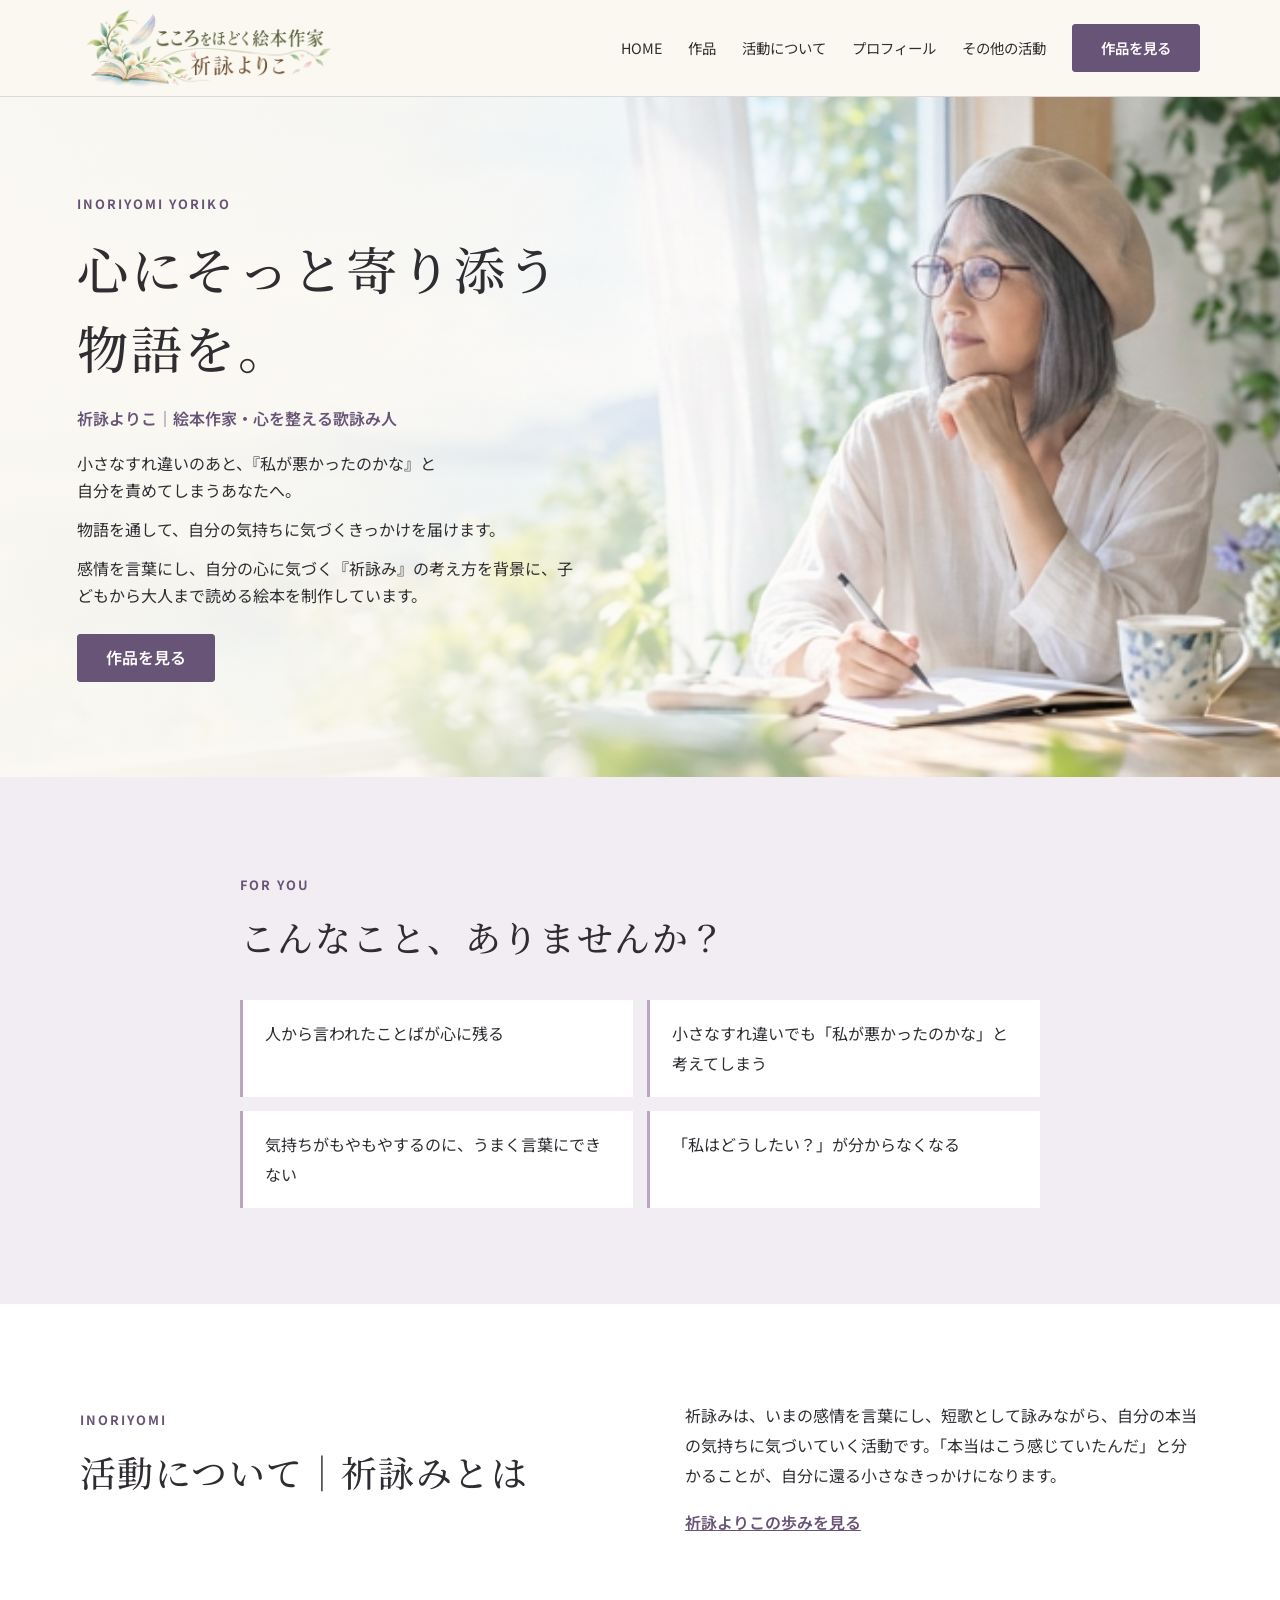
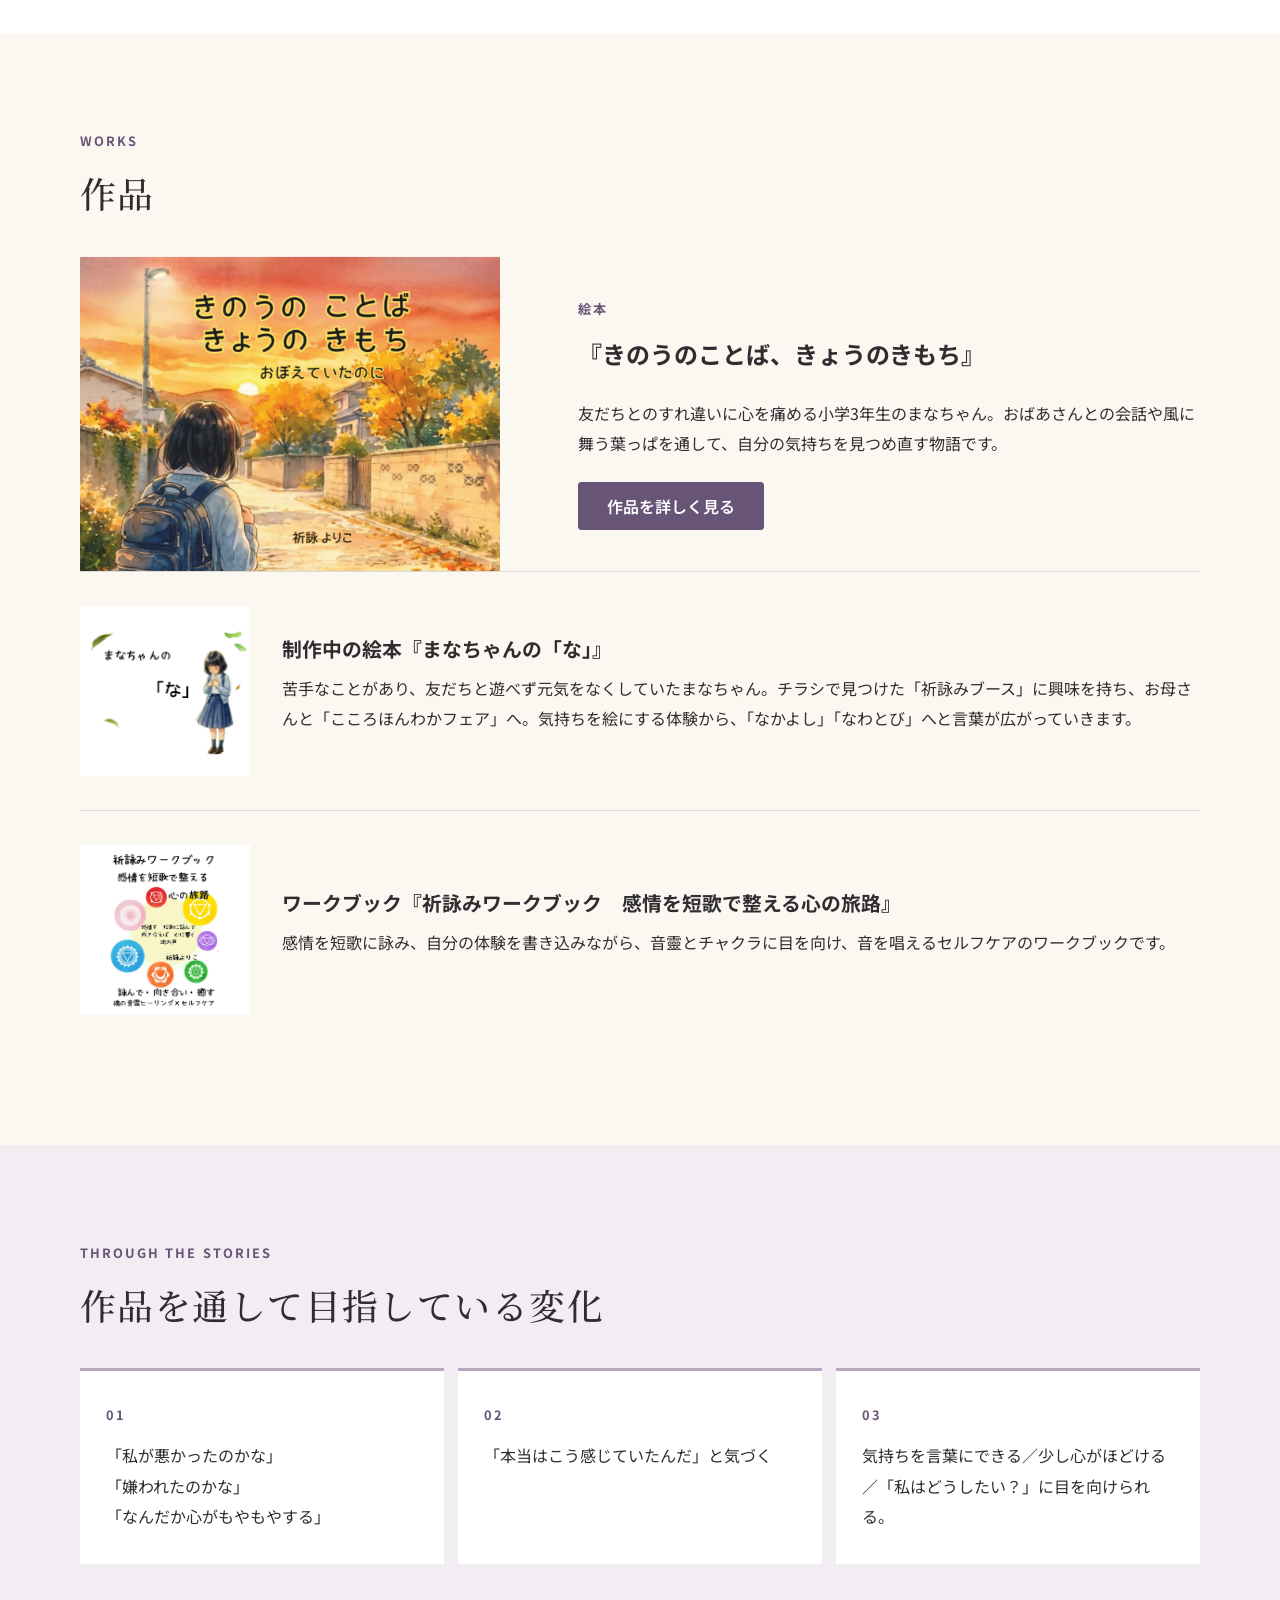
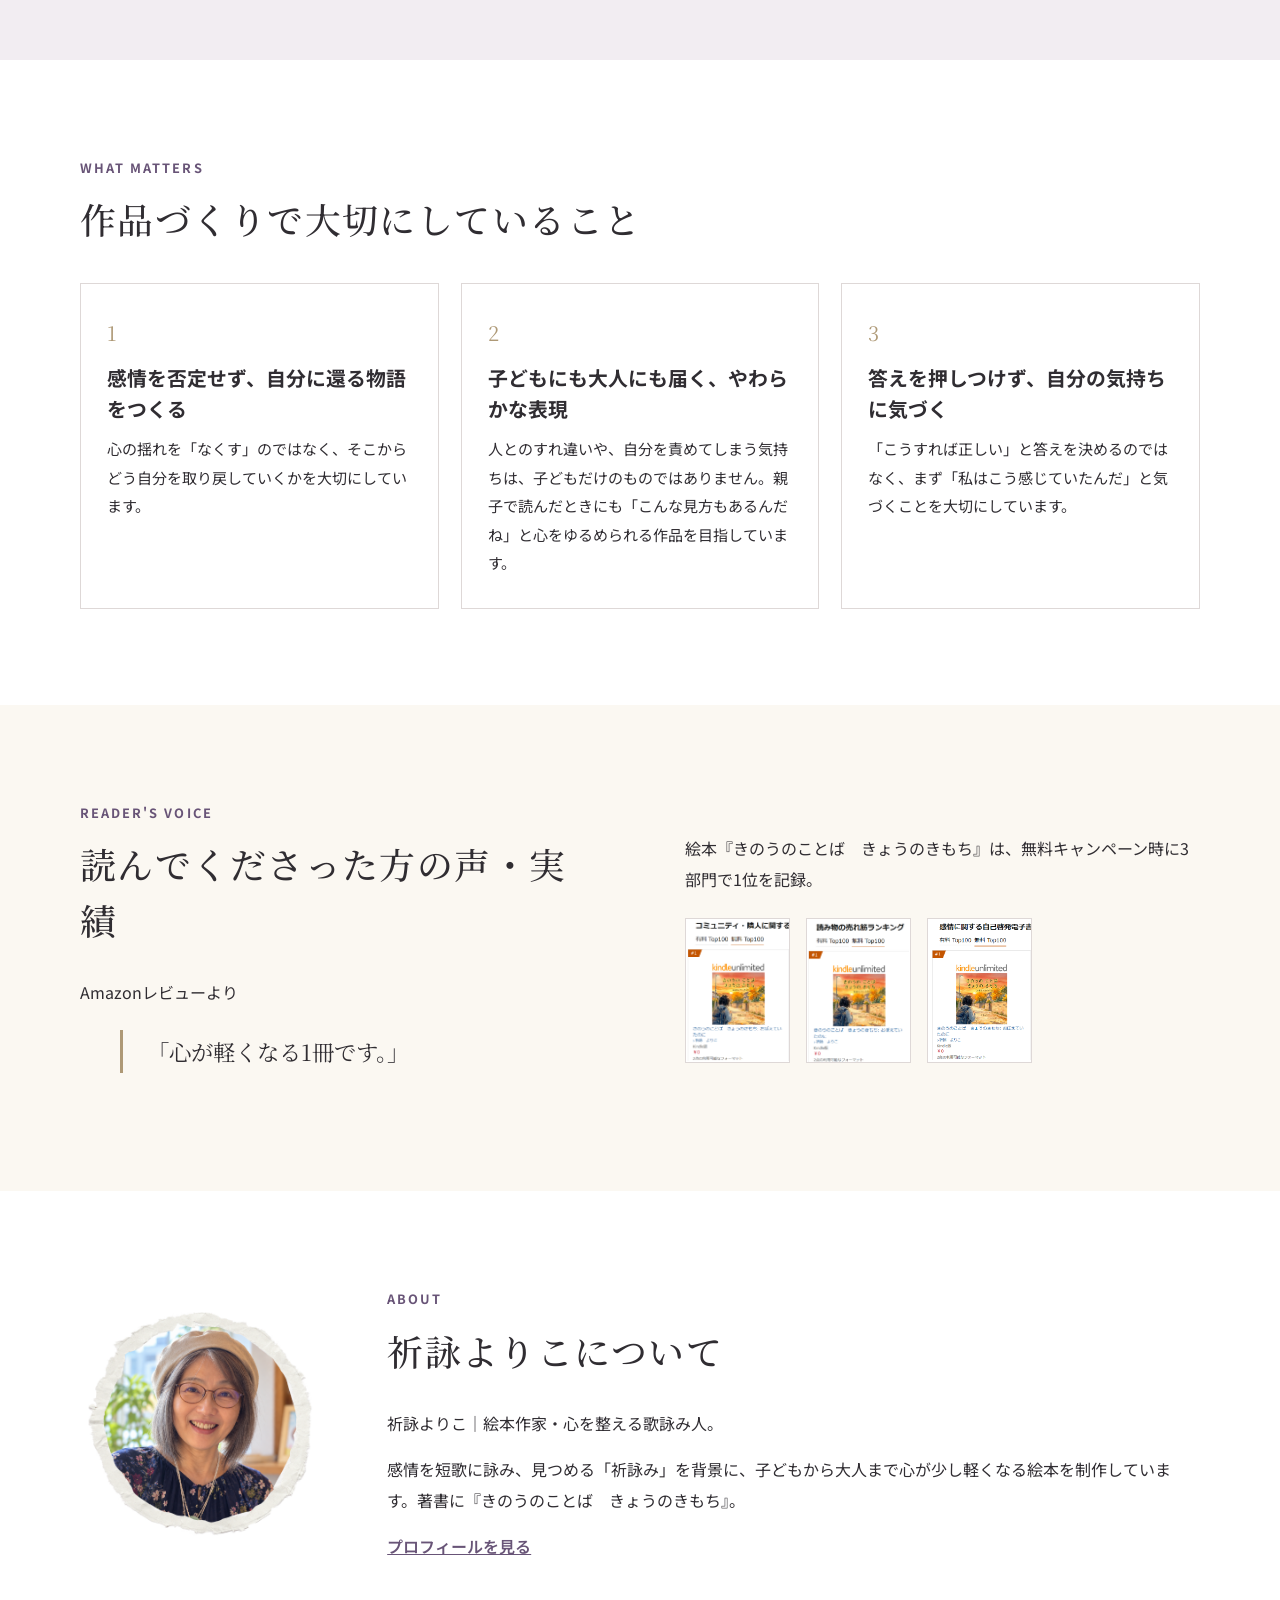
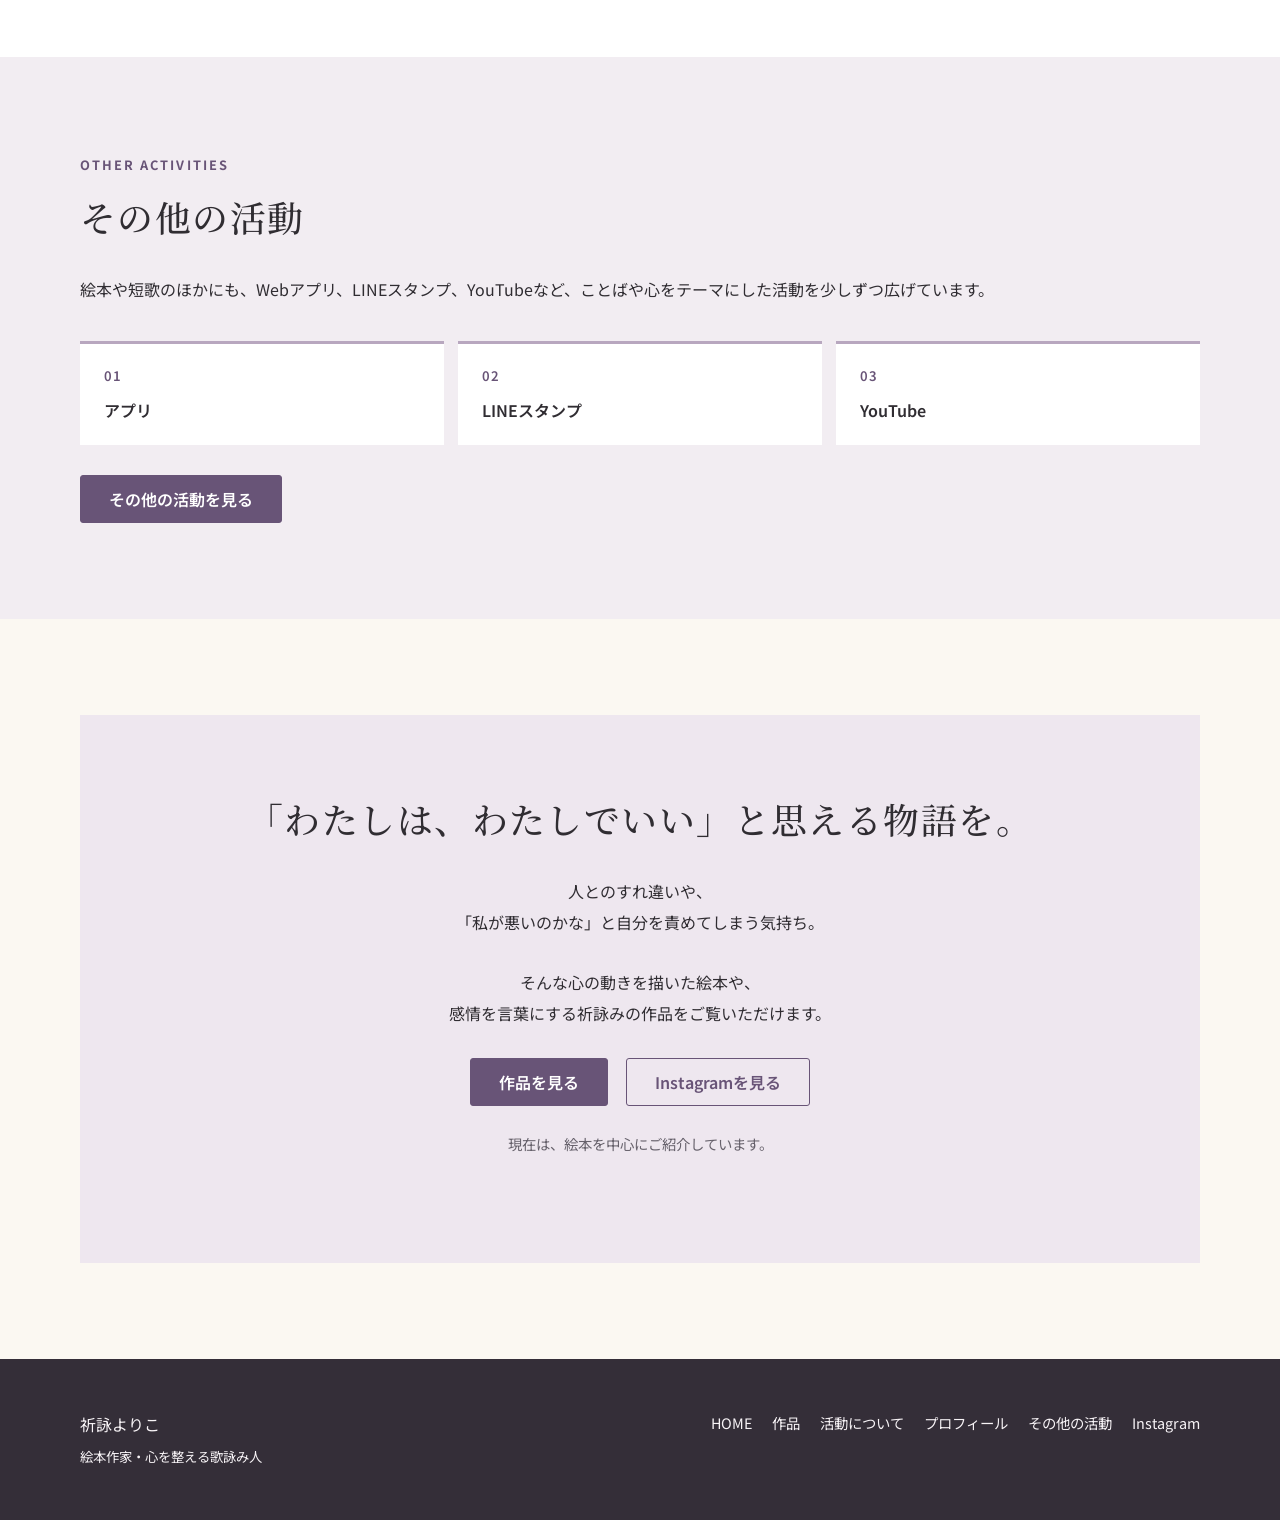
<file: index.html>
<!doctype html><html lang="ja"><head><meta charset="utf-8"><meta name="viewport" content="width=device-width,initial-scale=1"><title>祈詠よりこ｜絵本作家・心を整える歌詠み人</title><meta name="description" content="祈詠よりこ。感情を言葉にし、自分の心に気づく「祈詠み」の考え方を背景に、子どもから大人まで読める絵本を制作しています。"><link rel="icon" type="image/png" sizes="128x128" href="./assets/favicon.png"><link rel="stylesheet" href="./styles.css" defer><script src="./site.js" defer></script></head><body><a class="skip" href="#main">本文へ移動</a><header class="site-header"><div class="wrap head-inner"><a class="brand" href="./"><img src="./assets/logo3.png" alt="こころをほどく絵本作家・祈詠よりこ"></a><button class="menu-button" type="button" aria-controls="main-nav" aria-expanded="false">メニュー</button><nav class="nav" id="main-nav" aria-label="メインメニュー"><a href="./">HOME</a><a href="./works/">作品</a><a href="./#activity">活動について</a><a href="./profile/">プロフィール</a><a href="./#other-activities">その他の活動</a><a class="button" href="./works/">作品を見る</a></nav></div></header><main id="main"><section class="hero"><div class="wrap hero-grid"><div class="hero-copy"><p class="eyebrow">Inoriyomi Yoriko</p><h1>心にそっと寄り添う<br>物語を。</h1><p class="role">祈詠よりこ｜絵本作家・心を整える歌詠み人</p><p class="hero-address">小さなすれ違いのあと、<br class="hero-address-mobile">『私が悪かったのかな』と<br>自分を責めてしまうあなたへ。</p><p class="hero-promise">物語を通して、自分の気持ちに気づくきっかけを届けます。</p><p class="lead">感情を言葉にし、自分の心に気づく『祈詠み』の考え方を背景に、子どもから大人まで読める絵本を制作しています。</p><a class="button" href="./works/">作品を見る</a></div><div class="hero-image"><img src="./assets/hero.png" alt="窓辺で静かに過ごす女性" fetchpriority="high"></div></div></section><section class="section section-tint"><div class="narrow"><div class="section-head"><p class="eyebrow">For you</p><h2>こんなこと、ありませんか？</h2></div><ul class="list-soft"><li>人から言われたことばが心に残る</li><li>小さなすれ違いでも「私が悪かったのかな」と考えてしまう</li><li>気持ちがもやもやするのに、うまく言葉にできない</li><li>「私はどうしたい？」が分からなくなる</li></ul></div></section><section class="section section-white" id="activity"><div class="wrap two-col"><div><p class="eyebrow">Inoriyomi</p><h2>活動について｜祈詠みとは</h2></div><div><p>祈詠みは、いまの感情を言葉にし、短歌として詠みながら、自分の本当の気持ちに気づいていく活動です。「本当はこう感じていたんだ」と分かることが、自分に還る小さなきっかけになります。</p><a class="text-link" href="./profile/#story">祈詠よりこの歩みを見る</a></div></div></section><section class="section"><div class="wrap"><div class="section-head"><p class="eyebrow">Works</p><h2>作品</h2></div><div class="feature"><div class="feature-image"><img src="./assets/book-one.png" alt="絵本『きのうのことば　きょうのきもち』の表紙" loading="lazy"></div><div><p class="badge">絵本</p><h3>『きのうのことば、きょうのきもち』</h3><p>友だちとのすれ違いに心を痛める小学3年生のまなちゃん。おばあさんとの会話や風に舞う葉っぱを通して、自分の気持ちを見つめ直す物語です。</p><div class="book-actions"><a class="button" href="./works/">作品を詳しく見る</a></div></div></div><div class="small-book"><img src="./assets/book-two.png" alt="制作中の絵本『まなちゃんの“な”』の画像" loading="lazy"><div><h3>制作中の絵本『まなちゃんの「な」』</h3><p>苦手なことがあり、友だちと遊べず元気をなくしていたまなちゃん。チラシで見つけた「祈詠みブース」に興味を持ち、お母さんと「こころほんわかフェア」へ。気持ちを絵にする体験から、「なかよし」「なわとび」へと言葉が広がっていきます。</p></div></div><div class="small-book"><img src="./assets/workbook.png" alt="祈詠みワークブックの画像" loading="lazy"><div><h3>ワークブック『祈詠みワークブック　感情を短歌で整える心の旅路』</h3><p>感情を短歌に詠み、自分の体験を書き込みながら、音靈とチャクラに目を向け、音を唱えるセルフケアのワークブックです。</p></div></div></div></section><section class="section section-tint"><div class="wrap"><div class="section-head"><p class="eyebrow">Through the stories</p><h2>作品を通して目指している変化</h2></div><div class="pathway"><div class="path-step"><p class="number">01</p><p>「私が悪かったのかな」<br>「嫌われたのかな」<br>「なんだか心がもやもやする」</p></div><div class="path-step"><p class="number">02</p><p>「本当はこう感じていたんだ」と気づく</p></div><div class="path-step"><p class="number">03</p><p>気持ちを言葉にできる／少し心がほどける／「私はどうしたい？」に目を向けられる。</p></div></div></div></section><section class="section section-white"><div class="wrap"><div class="section-head"><p class="eyebrow">What matters</p><h2>作品づくりで大切にしていること</h2></div><div class="values"><div class="value"><span class="index">1</span><h3>感情を否定せず、自分に還る物語をつくる</h3><p>心の揺れを「なくす」のではなく、そこからどう自分を取り戻していくかを大切にしています。</p></div><div class="value"><span class="index">2</span><h3>子どもにも大人にも届く、やわらかな表現</h3><p>人とのすれ違いや、自分を責めてしまう気持ちは、子どもだけのものではありません。親子で読んだときにも「こんな見方もあるんだね」と心をゆるめられる作品を目指しています。</p></div><div class="value"><span class="index">3</span><h3>答えを押しつけず、自分の気持ちに気づく</h3><p>「こうすれば正しい」と答えを決めるのではなく、まず「私はこう感じていたんだ」と気づくことを大切にしています。</p></div></div></div></section><section class="section"><div class="wrap two-col"><div><p class="eyebrow">Reader's voice</p><h2>読んでくださった方の声・実績</h2><p>Amazonレビューより</p><blockquote class="review">「心が軽くなる1冊です。」</blockquote></div><div><p>絵本『きのうのことば　きょうのきもち』は、無料キャンペーン時に3部門で1位を記録。</p><div class="ranking"><img src="./assets/rank-community.png" alt="コミュニティ・隣人に関するランキング1位の画面" loading="lazy"><img src="./assets/rank-reading.png" alt="読み物の売れ筋ランキング1位の画面" loading="lazy"><img src="./assets/rank-feelings.png" alt="感情に関する自己啓発電子書籍ランキング1位の画面" loading="lazy"></div></div></div></section><section class="section section-white"><div class="wrap profile-brief"><img src="./assets/portrait-new.png" alt="祈詠よりこのプロフィール写真" loading="lazy"><div><p class="eyebrow">About</p><h2>祈詠よりこについて</h2><p>祈詠よりこ｜絵本作家・心を整える歌詠み人。</p><p>感情を短歌に詠み、見つめる「祈詠み」を背景に、子どもから大人まで心が少し軽くなる絵本を制作しています。著書に『きのうのことば　きょうのきもち』。</p><a class="text-link" href="./profile/">プロフィールを見る</a></div></div></section><section class="section section-tint" id="other-activities"><div class="wrap"><div class="section-head"><p class="eyebrow">Other activities</p><h2>その他の活動</h2><p>絵本や短歌のほかにも、Webアプリ、LINEスタンプ、YouTubeなど、ことばや心をテーマにした活動を少しずつ広げています。</p></div><ol class="other-list"><li>アプリ</li><li>LINEスタンプ</li><li>YouTube</li></ol><a class="button" href="https://inoriyomi.my.canva.site/" target="_blank" rel="noopener noreferrer">その他の活動を見る</a></div></section><section class="section"><div class="wrap cta-panel"><h2>「わたしは、わたしでいい」と思える物語を。</h2><p>人とのすれ違いや、<br>「私が悪いのかな」と自分を責めてしまう気持ち。<br><br>そんな心の動きを描いた絵本や、<br>感情を言葉にする祈詠みの作品をご覧いただけます。</p><div class="cta-actions"><a class="button" href="./works/">作品を見る</a><a class="button button-outline" href="https://www.instagram.com/inoriyomi.kokoro/" target="_blank" rel="noopener noreferrer">Instagramを見る</a></div><p class="minor">現在は、絵本を中心にご紹介しています。</p></div></section></main><footer class="site-footer"><div class="wrap footer-inner"><div>祈詠よりこ<br><small>絵本作家・心を整える歌詠み人</small></div><nav class="footer-nav" aria-label="フッターメニュー"><a href="./">HOME</a><a href="./works/">作品</a><a href="./#activity">活動について</a><a href="./profile/">プロフィール</a><a href="./#other-activities">その他の活動</a><a href="https://www.instagram.com/inoriyomi.kokoro/" target="_blank" rel="noopener noreferrer">Instagram</a></nav></div></footer></body></html>
</file>
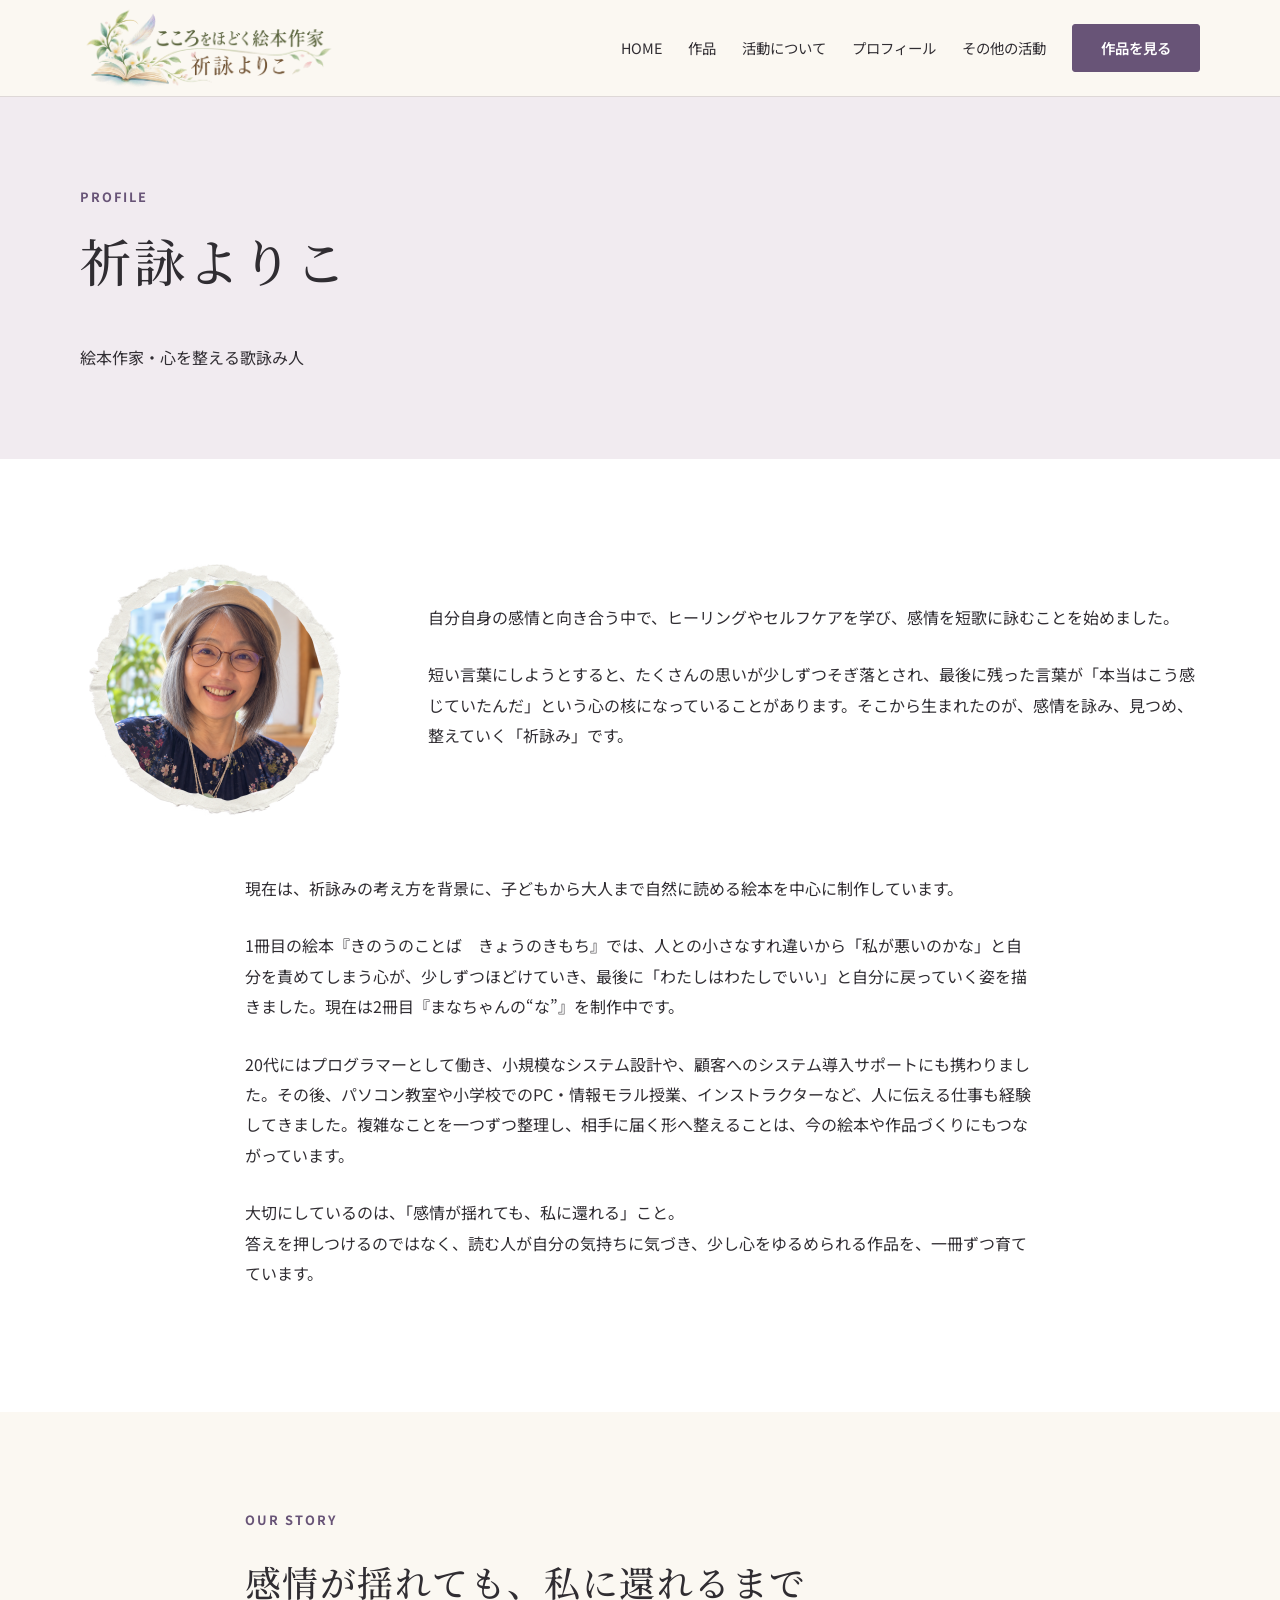
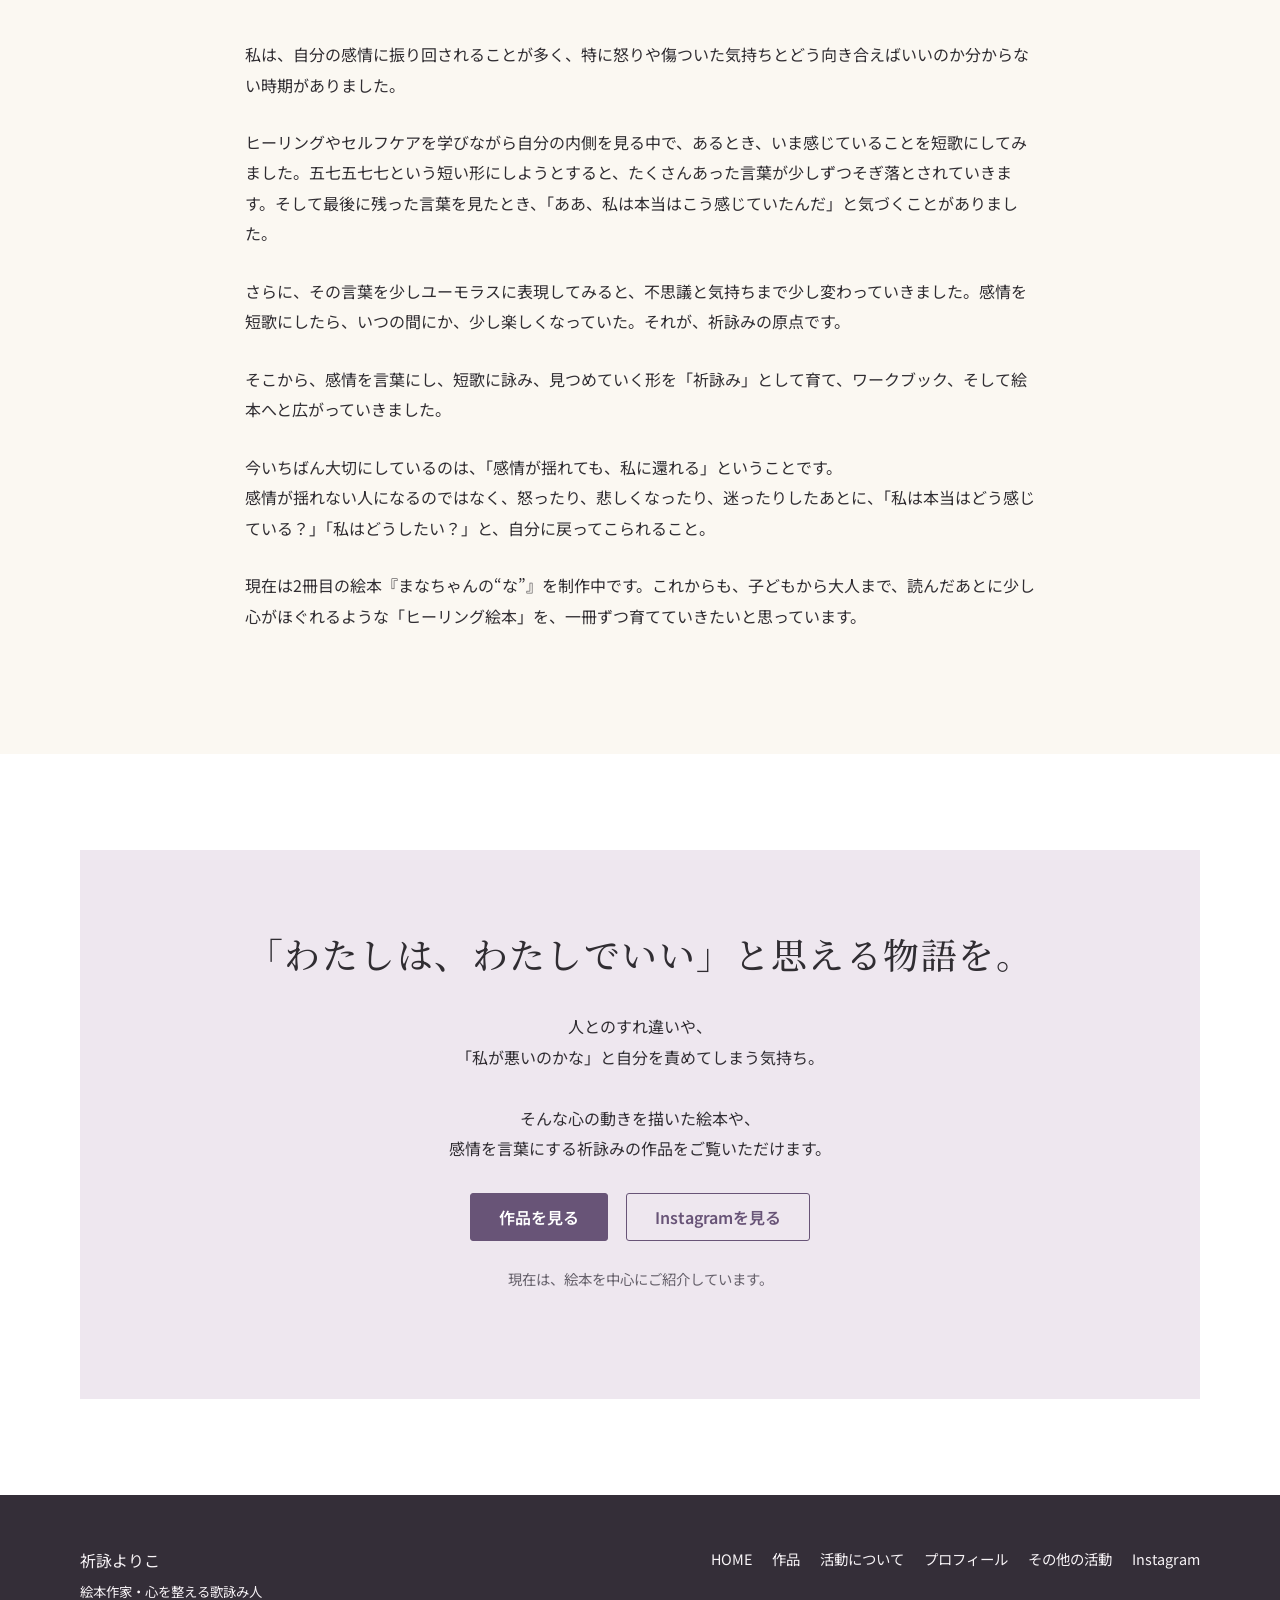
<file: profile/index.html>
<!doctype html><html lang="ja"><head><meta charset="utf-8"><meta name="viewport" content="width=device-width,initial-scale=1"><title>プロフィール｜祈詠よりこ</title><meta name="description" content="絵本作家・心を整える歌詠み人、祈詠よりこのプロフィールと祈詠みの歩み。"><link rel="icon" type="image/png" sizes="128x128" href="../assets/favicon.png"><link rel="stylesheet" href="../styles.css"><script src="../site.js" defer></script></head><body><a class="skip" href="#main">本文へ移動</a><header class="site-header"><div class="wrap head-inner"><a class="brand" href="../"><img src="../assets/logo3.png" alt="こころをほどく絵本作家・祈詠よりこ"></a><button class="menu-button" type="button" aria-controls="main-nav" aria-expanded="false">メニュー</button><nav class="nav" id="main-nav" aria-label="メインメニュー"><a href="../">HOME</a><a href="../works/">作品</a><a href="../#activity">活動について</a><a href="../profile/" aria-current="page">プロフィール</a><a href="../#other-activities">その他の活動</a><a class="button" href="../works/">作品を見る</a></nav></div></header><main id="main"><section class="page-hero"><div class="wrap"><p class="eyebrow">Profile</p><h1>祈詠よりこ</h1><p>絵本作家・心を整える歌詠み人</p></div></section><section class="section section-white"><div class="wrap profile-intro"><img src="../assets/portrait-new.png" alt="祈詠よりこのプロフィール写真"><div class="prose"><p>自分自身の感情と向き合う中で、ヒーリングやセルフケアを学び、感情を短歌に詠むことを始めました。</p><p>短い言葉にしようとすると、たくさんの思いが少しずつそぎ落とされ、最後に残った言葉が「本当はこう感じていたんだ」という心の核になっていることがあります。そこから生まれたのが、感情を詠み、見つめ、整えていく「祈詠み」です。</p></div></div><div class="narrow prose" style="padding-top:48px"><p>現在は、祈詠みの考え方を背景に、子どもから大人まで自然に読める絵本を中心に制作しています。</p><p>1冊目の絵本『きのうのことば　きょうのきもち』では、人との小さなすれ違いから「私が悪いのかな」と自分を責めてしまう心が、少しずつほどけていき、最後に「わたしはわたしでいい」と自分に戻っていく姿を描きました。現在は2冊目『まなちゃんの“な”』を制作中です。</p><p>20代にはプログラマーとして働き、小規模なシステム設計や、顧客へのシステム導入サポートにも携わりました。その後、パソコン教室や小学校でのPC・情報モラル授業、インストラクターなど、人に伝える仕事も経験してきました。複雑なことを一つずつ整理し、相手に届く形へ整えることは、今の絵本や作品づくりにもつながっています。</p><p>大切にしているのは、「感情が揺れても、私に還れる」こと。<br>答えを押しつけるのではなく、読む人が自分の気持ちに気づき、少し心をゆるめられる作品を、一冊ずつ育てています。</p></div></section><section class="section" id="story"><div class="narrow prose"><p class="eyebrow">Our Story</p><h2>感情が揺れても、私に還れるまで</h2><p>私は、自分の感情に振り回されることが多く、特に怒りや傷ついた気持ちとどう向き合えばいいのか分からない時期がありました。</p><p>ヒーリングやセルフケアを学びながら自分の内側を見る中で、あるとき、いま感じていることを短歌にしてみました。五七五七七という短い形にしようとすると、たくさんあった言葉が少しずつそぎ落とされていきます。そして最後に残った言葉を見たとき、「ああ、私は本当はこう感じていたんだ」と気づくことがありました。</p><p>さらに、その言葉を少しユーモラスに表現してみると、不思議と気持ちまで少し変わっていきました。感情を短歌にしたら、いつの間にか、少し楽しくなっていた。それが、祈詠みの原点です。</p><p>そこから、感情を言葉にし、短歌に詠み、見つめていく形を「祈詠み」として育て、ワークブック、そして絵本へと広がっていきました。</p><p>今いちばん大切にしているのは、「感情が揺れても、私に還れる」ということです。<br>感情が揺れない人になるのではなく、怒ったり、悲しくなったり、迷ったりしたあとに、「私は本当はどう感じている？」「私はどうしたい？」と、自分に戻ってこられること。</p><p>現在は2冊目の絵本『まなちゃんの“な”』を制作中です。これからも、子どもから大人まで、読んだあとに少し心がほぐれるような「ヒーリング絵本」を、一冊ずつ育てていきたいと思っています。</p></div></section><section class="section section-white"><div class="wrap cta-panel"><h2>「わたしは、わたしでいい」と思える物語を。</h2><p>人とのすれ違いや、<br>「私が悪いのかな」と自分を責めてしまう気持ち。<br><br>そんな心の動きを描いた絵本や、<br>感情を言葉にする祈詠みの作品をご覧いただけます。</p><div class="cta-actions"><a class="button" href="../works/">作品を見る</a><a class="button button-outline" href="https://www.instagram.com/inoriyomi.kokoro/" target="_blank" rel="noopener noreferrer">Instagramを見る</a></div><p class="minor">現在は、絵本を中心にご紹介しています。</p></div></section></main><footer class="site-footer"><div class="wrap footer-inner"><div>祈詠よりこ<br><small>絵本作家・心を整える歌詠み人</small></div><nav class="footer-nav" aria-label="フッターメニュー"><a href="../">HOME</a><a href="../works/">作品</a><a href="../#activity">活動について</a><a href="../profile/">プロフィール</a><a href="../#other-activities">その他の活動</a><a href="https://www.instagram.com/inoriyomi.kokoro/" target="_blank" rel="noopener noreferrer">Instagram</a></nav></div></footer></body></html>
</file>
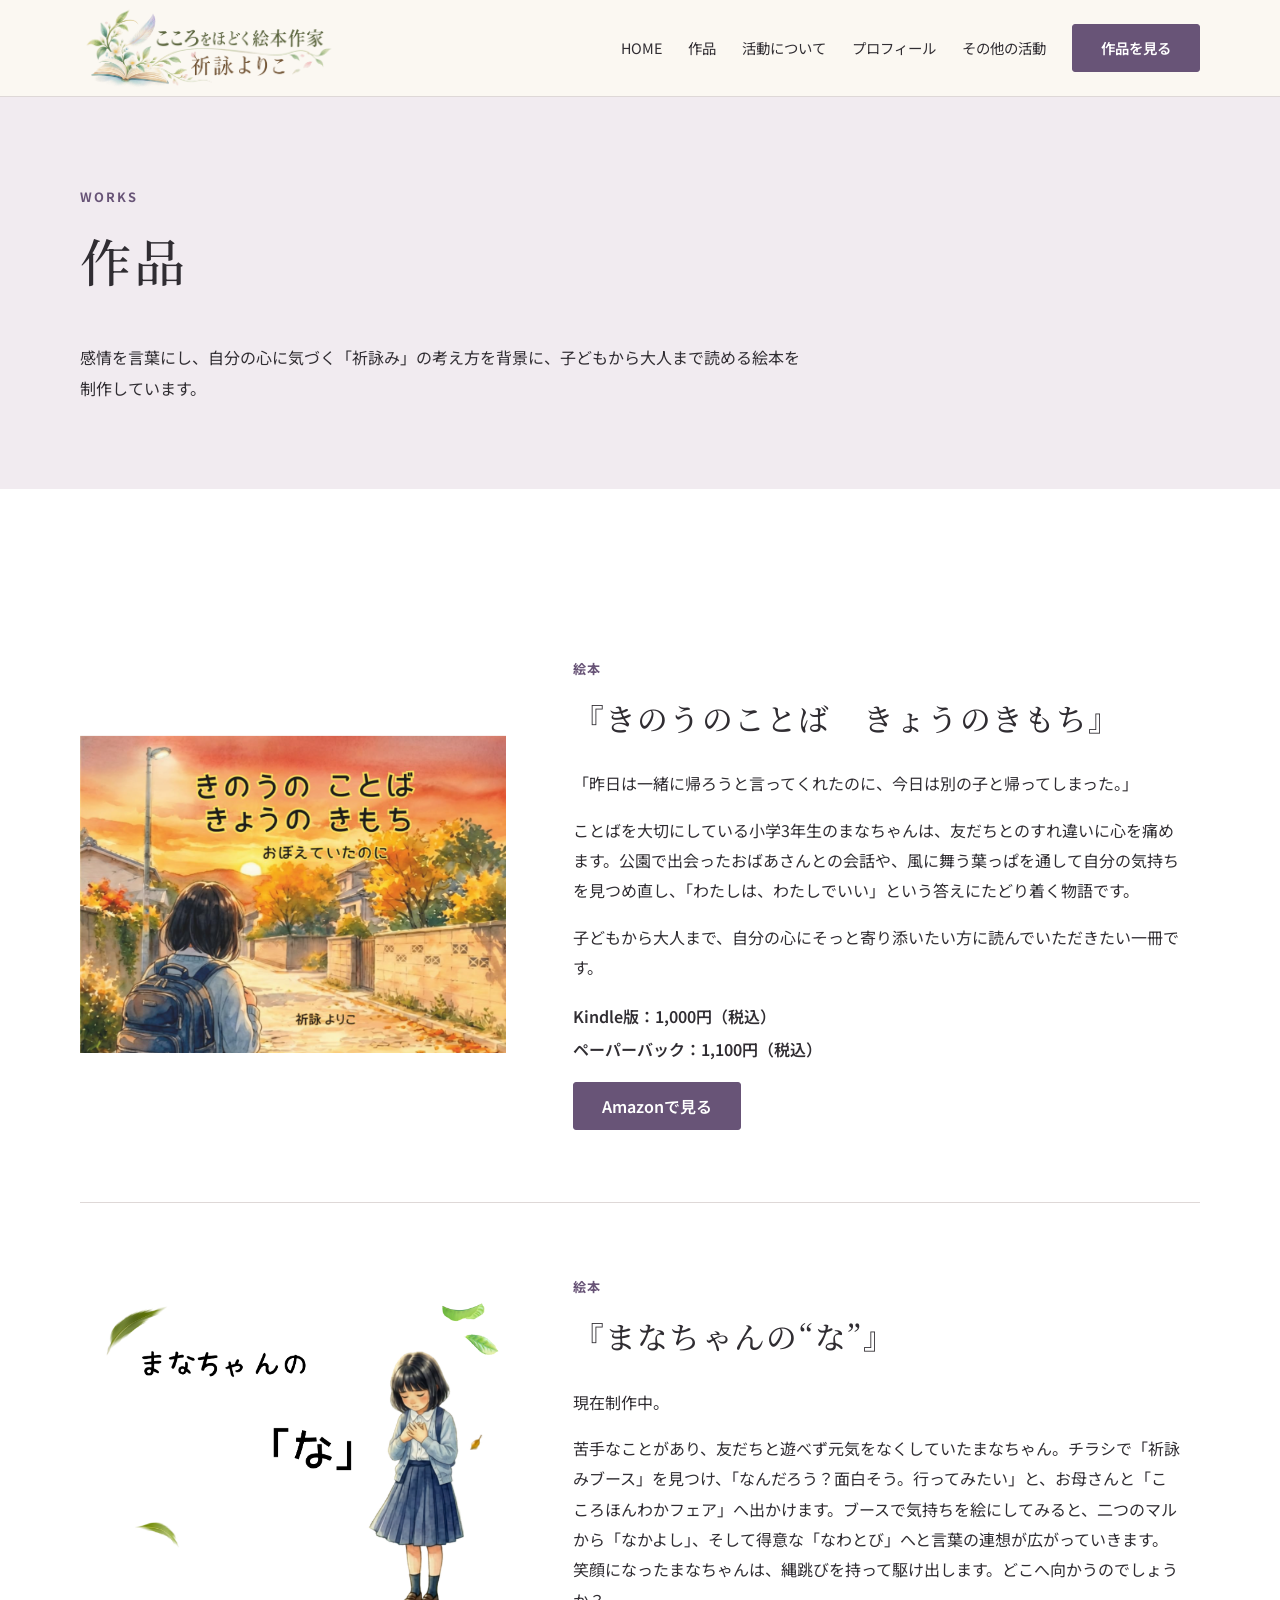
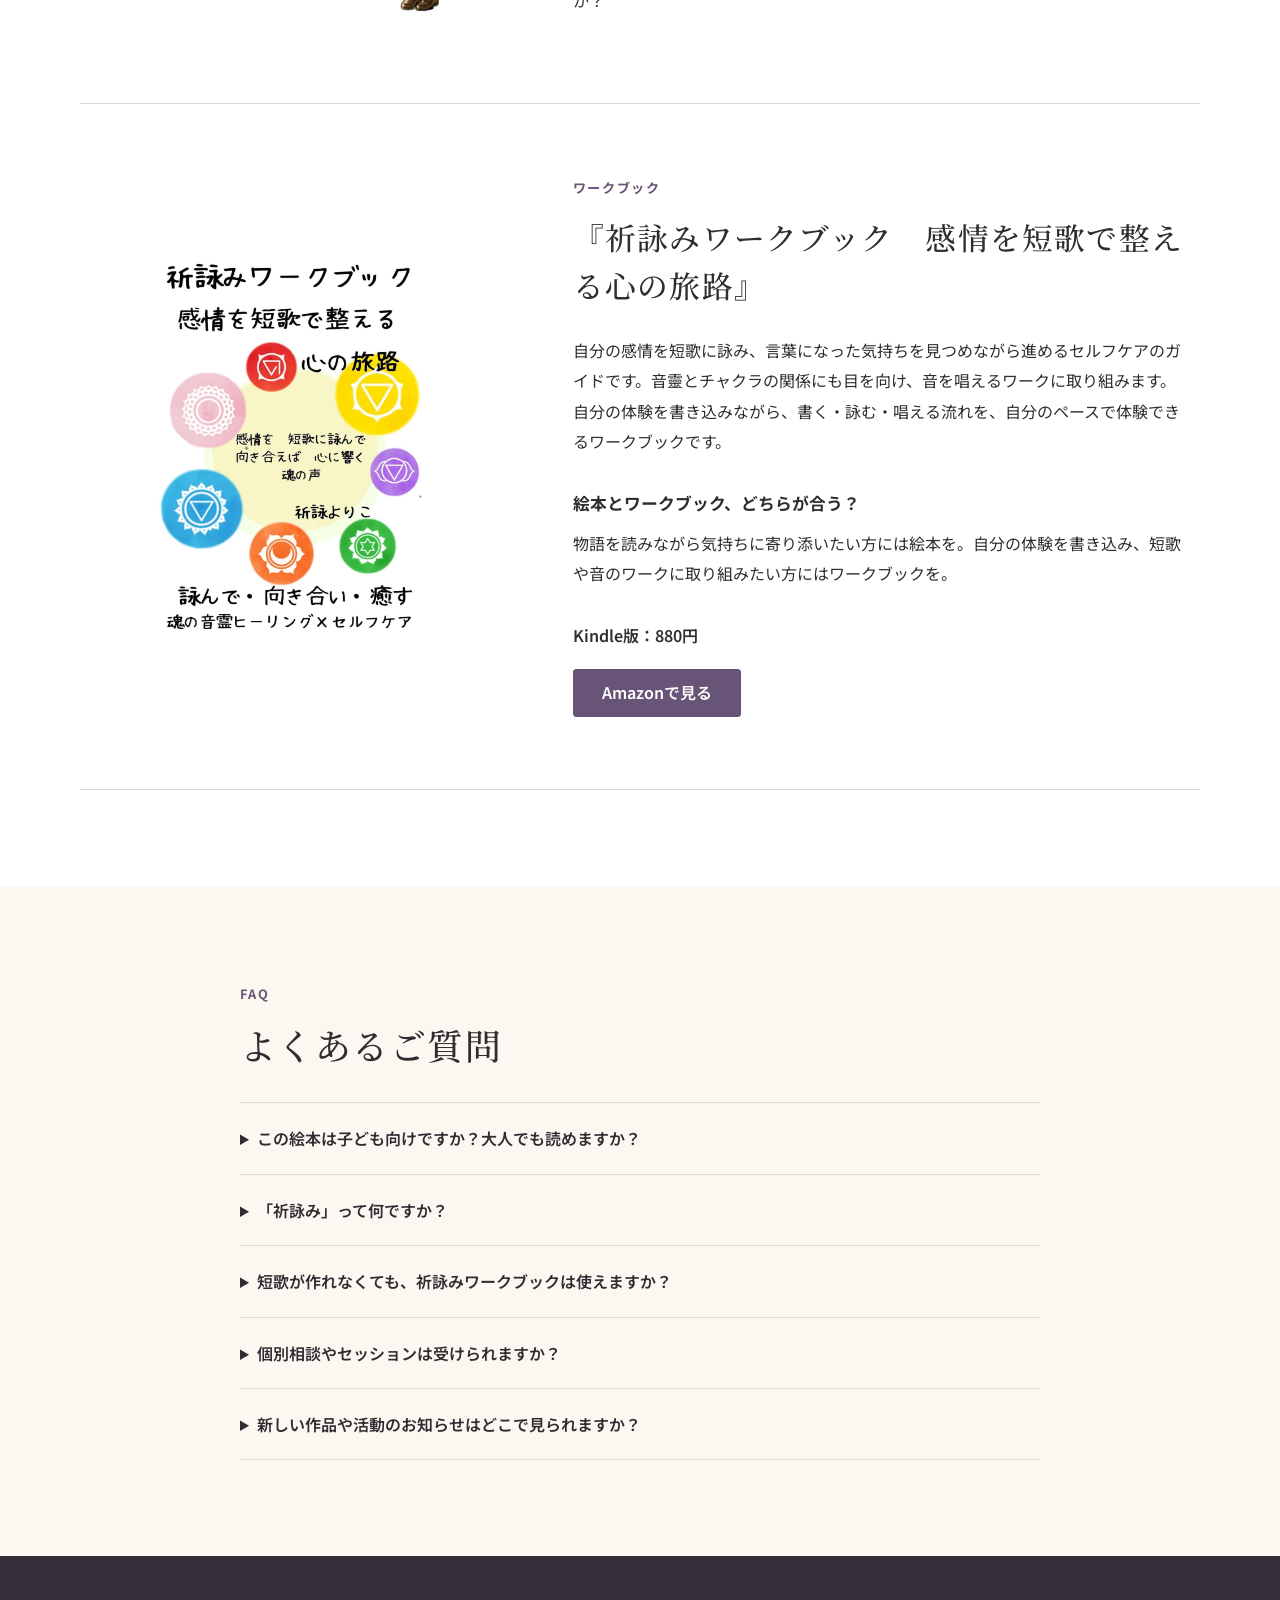
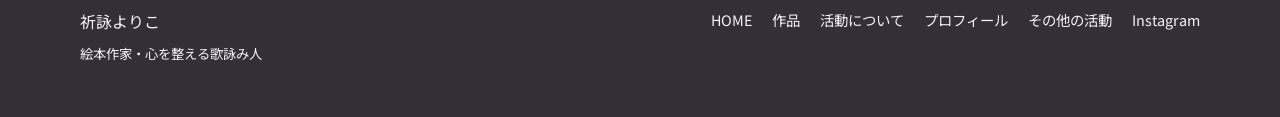
<file: works/index.html>
<!doctype html><html lang="ja"><head><meta charset="utf-8"><meta name="viewport" content="width=device-width,initial-scale=1"><title>作品｜祈詠よりこ</title><meta name="description" content="祈詠よりこの絵本『きのうのことば　きょうのきもち』と『祈詠みワークブック』をご紹介します。"><link rel="icon" type="image/png" sizes="128x128" href="../assets/favicon.png"><link rel="stylesheet" href="../styles.css"><script src="../site.js" defer></script></head><body><a class="skip" href="#main">本文へ移動</a><header class="site-header"><div class="wrap head-inner"><a class="brand" href="../"><img src="../assets/logo3.png" alt="こころをほどく絵本作家・祈詠よりこ"></a><button class="menu-button" type="button" aria-controls="main-nav" aria-expanded="false">メニュー</button><nav class="nav" id="main-nav" aria-label="メインメニュー"><a href="../">HOME</a><a href="../works/" aria-current="page">作品</a><a href="../#activity">活動について</a><a href="../profile/">プロフィール</a><a href="../#other-activities">その他の活動</a><a class="button" href="../works/">作品を見る</a></nav></div></header><main id="main"><section class="page-hero"><div class="wrap"><p class="eyebrow">Works</p><h1>作品</h1><p>感情を言葉にし、自分の心に気づく「祈詠み」の考え方を背景に、子どもから大人まで読める絵本を制作しています。</p></div></section><section class="section section-white"><div class="wrap"><article class="work-card" id="book-one"><img src="../assets/book-one.png" alt="絵本『きのうのことば　きょうのきもち』の表紙"><div><p class="badge">絵本</p><h2>『きのうのことば　きょうのきもち』</h2><p>「昨日は一緒に帰ろうと言ってくれたのに、今日は別の子と帰ってしまった。」</p><p>ことばを大切にしている小学3年生のまなちゃんは、友だちとのすれ違いに心を痛めます。公園で出会ったおばあさんとの会話や、風に舞う葉っぱを通して自分の気持ちを見つめ直し、「わたしは、わたしでいい」という答えにたどり着く物語です。</p><p>子どもから大人まで、自分の心にそっと寄り添いたい方に読んでいただきたい一冊です。</p><ul class="prices"><li>Kindle版：1,000円（税込）</li><li>ペーパーバック：1,100円（税込）</li></ul><a class="button" href="https://amzn.asia/d/0j0yFh5U" target="_blank" rel="noopener noreferrer">Amazonで見る</a></div></article><article class="work-card" id="book-two"><img src="../assets/book-two.png" alt="制作中の絵本『まなちゃんの“な”』の画像" loading="lazy"><div><p class="badge">絵本</p><h2>『まなちゃんの“な”』</h2><p>現在制作中。</p><p>苦手なことがあり、友だちと遊べず元気をなくしていたまなちゃん。チラシで「祈詠みブース」を見つけ、「なんだろう？面白そう。行ってみたい」と、お母さんと「こころほんわかフェア」へ出かけます。ブースで気持ちを絵にしてみると、二つのマルから「なかよし」、そして得意な「なわとび」へと言葉の連想が広がっていきます。笑顔になったまなちゃんは、縄跳びを持って駆け出します。どこへ向かうのでしょうか？</p></div></article><article class="work-card" id="workbook"><img src="../assets/workbook.png" alt="祈詠みワークブックの画像" loading="lazy"><div><p class="badge">ワークブック</p><h2>『祈詠みワークブック　感情を短歌で整える心の旅路』</h2><p>自分の感情を短歌に詠み、言葉になった気持ちを見つめながら進めるセルフケアのガイドです。音靈とチャクラの関係にも目を向け、音を唱えるワークに取り組みます。自分の体験を書き込みながら、書く・詠む・唱える流れを、自分のペースで体験できるワークブックです。</p><div class="workbook-choice"><h3>絵本とワークブック、どちらが合う？</h3><p>物語を読みながら気持ちに寄り添いたい方には絵本を。自分の体験を書き込み、短歌や音のワークに取り組みたい方にはワークブックを。</p></div><ul class="prices"><li>Kindle版：880円</li></ul><a class="button" href="https://amzn.asia/d/00QYY8gn" target="_blank" rel="noopener noreferrer">Amazonで見る</a></div></article></div></section><section class="section"><div class="narrow faq"><p class="eyebrow">FAQ</p><h2>よくあるご質問</h2><details><summary>この絵本は子ども向けですか？大人でも読めますか？</summary><p>子どもにも大人にも読んでいただける絵本を目指しています。人とのすれ違いや、自分を責めてしまう気持ちは大人にもあります。親子で読んだり、大人が自分の心と重ねながら読んだりできる作品として制作しています。</p></details><details><summary>「祈詠み」って何ですか？</summary><p>感情を言葉にし、短歌に詠み、見つめることで、自分の気持ちに気づいていく活動です。</p></details><details><summary>短歌が作れなくても、祈詠みワークブックは使えますか？</summary><p>はい。まずは感じていることを自由な言葉で書くところからでも大丈夫です。五七五七七にきれいに整えることより、自分の気持ちに気づくことを大切にしています。</p></details><details><summary>個別相談やセッションは受けられますか？</summary><p>現時点では、個別相談やセッションを主なサービスとして案内していません。今は絵本やワークブックなど、作品を通して届ける活動を中心にしています。</p></details><details><summary>新しい作品や活動のお知らせはどこで見られますか？</summary><p>Instagramで制作や活動のお知らせを発信しています。</p></details></div></section></main><footer class="site-footer"><div class="wrap footer-inner"><div>祈詠よりこ<br><small>絵本作家・心を整える歌詠み人</small></div><nav class="footer-nav" aria-label="フッターメニュー"><a href="../">HOME</a><a href="../works/">作品</a><a href="../#activity">活動について</a><a href="../profile/">プロフィール</a><a href="../#other-activities">その他の活動</a><a href="https://www.instagram.com/inoriyomi.kokoro/" target="_blank" rel="noopener noreferrer">Instagram</a></nav></div></footer></body></html>
</file>
<file: styles.css>
@import url('https://fonts.googleapis.com/css2?family=Noto+Sans+JP:wght@400;500;600;700&family=Noto+Serif+JP:wght@400;500;600&display=swap');
:root{--paper:#fbf8f2;--white:#fff;--ink:#302d32;--muted:#66616b;--plum:#685477;--plum-dark:#4e3c5c;--lav:#eee7ef;--line:#ded8d7;--gold:#ae9976}*{box-sizing:border-box}html{scroll-behavior:smooth}body{margin:0;color:var(--ink);background:var(--paper);font-family:'Noto Sans JP',system-ui,sans-serif;font-size:16px;line-height:1.9}h1,h2,h3,p{margin-top:0}h1,h2,.serif{font-family:'Noto Serif JP',serif;font-weight:500;line-height:1.55}h1{font-size:clamp(2rem,4vw,3.45rem);letter-spacing:.055em}h2{font-size:clamp(1.65rem,2.8vw,2.45rem);letter-spacing:.04em}h3{font-size:1.24rem;line-height:1.6}a{color:inherit}img{display:block;max-width:100%}.wrap{width:min(1120px,calc(100% - 48px));margin:auto}.narrow{width:min(800px,calc(100% - 48px));margin:auto}.eyebrow{font-size:.8rem;letter-spacing:.16em;color:var(--plum);font-weight:700;text-transform:uppercase;margin-bottom:.7rem}.site-header{position:sticky;top:0;z-index:20;background:rgba(251,248,242,.96);backdrop-filter:blur(14px);border-bottom:1px solid var(--line)}.head-inner{height:96px;display:flex;align-items:center;gap:18px}.brand{display:flex;align-items:center;min-width:0;text-decoration:none;margin-right:auto}.brand img{display:block;width:258px;height:auto;object-fit:contain}.nav{display:flex;align-items:center;gap:26px;font-size:.9rem}.nav a{text-decoration:none}.nav a:hover,.text-link:hover{text-decoration:underline;text-underline-offset:5px}.button{display:inline-flex;justify-content:center;align-items:center;min-height:48px;padding:10px 28px;text-decoration:none;background:var(--plum);color:white;border:1px solid var(--plum);border-radius:3px;font-weight:600;line-height:1.4;white-space:nowrap}.button:hover{background:var(--plum-dark)}.button-outline{background:transparent;color:var(--plum)}.button-outline:hover{background:var(--lav)}.menu-button{display:none;background:transparent;border:1px solid var(--line);font:inherit;padding:6px 12px;border-radius:3px}.hero{padding:64px 0 84px}.hero-grid{display:grid;grid-template-columns:1fr 1.06fr;align-items:center;gap:5%;min-height:570px}.hero-copy{padding:24px 0}.hero-copy .role{color:var(--plum);font-weight:600;margin-bottom:28px}.hero-copy .lead{max-width:31em;margin-bottom:34px}.hero-image{height:570px;overflow:hidden;border-radius:48% 48% 5px 5px/22% 22% 5px 5px;background:#eaf2f1}.hero-image img{width:100%;height:100%;object-fit:cover;object-position:center}.section{padding:96px 0}.section-white{background:white}.section-tint{background:#f2edf2}.section-head{margin-bottom:36px}.list-soft{display:grid;grid-template-columns:1fr 1fr;gap:14px;list-style:none;padding:0;margin:0}.list-soft li{background:white;border-left:3px solid #b8a7bf;padding:18px 22px}.two-col{display:grid;grid-template-columns:1fr 1fr;gap:8%;align-items:center}.quote-band{font-family:'Noto Serif JP',serif;font-size:clamp(1.25rem,2.3vw,1.85rem);line-height:1.8;color:var(--plum)}.feature{display:grid;grid-template-columns:minmax(250px,420px) 1fr;gap:7%;align-items:center}.feature-image{background:#eee9df;overflow:hidden}.feature-image img{width:100%;aspect-ratio:4/3;object-fit:cover}.feature h3{font-size:1.5rem}.book-meta{color:var(--muted);font-size:.92rem}.book-actions{display:flex;gap:12px;flex-wrap:wrap;margin-top:24px}.small-book{display:grid;grid-template-columns:170px 1fr;gap:32px;align-items:center;padding:34px 0;border-top:1px solid var(--line)}.small-book img{width:170px;aspect-ratio:1/1;object-fit:contain;background:#fff}.small-book h3{margin-bottom:8px}.pathway{display:grid;grid-template-columns:repeat(3,1fr);gap:14px}.path-step{padding:32px 26px;background:white;border-top:3px solid #b8a7bf}.path-step .number{font-size:.8rem;color:var(--plum);font-weight:700;letter-spacing:.12em}.path-step p:last-child{margin-bottom:0}.values{display:grid;grid-template-columns:repeat(3,1fr);gap:22px}.value{padding:30px 26px;border:1px solid var(--line);background:white}.value .index{color:var(--gold);font-family:'Noto Serif JP',serif;font-size:1.25rem}.value h3{margin:10px 0}.value p{font-size:.94rem;margin-bottom:0}.review{border-left:3px solid var(--gold);padding-left:24px;font-family:'Noto Serif JP',serif;font-size:1.4rem}.ranking{display:flex;gap:16px;align-items:start;margin-top:24px}.ranking img{width:105px;height:145px;object-fit:contain;object-position:top;background:white;border:1px solid var(--line)}.profile-brief{display:grid;grid-template-columns:240px 1fr;gap:6%;align-items:center}.profile-brief img{width:240px;aspect-ratio:1/1;object-fit:cover;border-radius:50%}.cta-panel{text-align:center;padding:76px 40px;background:var(--lav)}.cta-panel p{max-width:600px;margin:0 auto 30px}.cta-actions{display:flex;justify-content:center;gap:18px;flex-wrap:wrap}.minor{font-size:.9rem;color:var(--muted);margin-top:24px!important}.site-footer{padding:50px 0;background:#342e38;color:#f8f4f7}.footer-inner{display:flex;justify-content:space-between;gap:30px;align-items:start}.footer-nav{display:flex;gap:20px;flex-wrap:wrap;font-size:.9rem}.footer-nav a{text-decoration:none}.page-hero{padding:88px 0 70px;background:#f1ebf0}.page-hero p{max-width:730px}.work-card{display:grid;grid-template-columns:38% 1fr;gap:6%;align-items:center;padding:72px 0;border-bottom:1px solid var(--line)}.work-card img{width:100%;max-height:410px;object-fit:contain;background:white}.work-card h2{font-size:clamp(1.5rem,2.4vw,2.1rem)}.work-card p{max-width:38em}.prices{list-style:none;margin:18px 0;padding:0;font-weight:600}.prices li{margin:3px 0}.badge{color:var(--plum);font-size:.82rem;font-weight:700;letter-spacing:.12em}#workbook .workbook-choice{margin:2rem 0 2rem}#workbook .workbook-choice h3{font-size:1.05rem;line-height:1.7;margin:0 0 .65rem}#workbook .workbook-choice p{margin:0}.prose{max-width:790px}.prose p{margin-bottom:1.7em}.profile-intro{display:grid;grid-template-columns:270px 1fr;gap:7%;align-items:center}.profile-intro img{width:270px;border-radius:50%}.faq details{border-top:1px solid var(--line);padding:20px 0}.faq details:last-child{border-bottom:1px solid var(--line)}.faq summary{cursor:pointer;font-weight:600}.faq details p{margin:15px 0 0}.text-link{color:var(--plum);font-weight:600}.skip{position:absolute;left:-9999px;top:0;background:white;padding:10px;z-index:100}.skip:focus{left:10px}#activity{scroll-margin-top:100px}@media(max-width:800px){.head-inner{height:68px}.nav{display:none;position:absolute;left:0;right:0;top:68px;background:var(--paper);padding:22px 24px;border-bottom:1px solid var(--line);flex-direction:column;align-items:stretch;gap:14px}.nav.open{display:flex}.head-cta{display:none}.menu-button{display:block}.hero{padding:30px 0 64px}.hero-grid{grid-template-columns:1fr;min-height:0}.hero-image{height:360px;grid-row:1;border-radius:45% 45% 3px 3px/30% 30% 3px 3px}.hero-copy{padding:30px 0 0}.section{padding:64px 0}.two-col,.feature,.profile-brief,.profile-intro,.work-card{grid-template-columns:1fr;gap:28px}.feature-image{max-width:520px}.pathway,.values{grid-template-columns:1fr}.profile-brief img,.profile-intro img{width:190px}.work-card{padding:48px 0}.work-card img{max-height:350px}.footer-inner{flex-direction:column}.page-hero{padding:62px 0 50px}}@media(max-width:520px){.wrap,.narrow{width:min(100% - 36px,1120px)}.list-soft{grid-template-columns:1fr}.small-book{grid-template-columns:110px 1fr;gap:18px}.small-book img{width:110px}.ranking img{width:83px;height:116px}.cta-panel{padding:58px 22px}.hero-image{height:290px}}
/* TOP: one wide image with the original headline over it. */
.hero{padding:0}
.hero-grid{position:relative;isolation:isolate;display:flex;align-items:center;gap:0;width:min(100%,1600px);min-height:0;aspect-ratio:1832/859;padding:42px clamp(24px,6vw,100px)}
.hero-grid::after{content:"";position:absolute;inset:0;z-index:1;pointer-events:none;background:linear-gradient(90deg,rgba(251,248,242,.96) 0%,rgba(251,248,242,.86) 29%,rgba(251,248,242,.22) 62%,transparent 82%)}
.hero-copy{position:relative;z-index:2;width:52%;max-width:630px;padding:0}
.hero-copy .role{margin-bottom:20px}
.hero-copy .lead{margin-bottom:28px}
.hero-image{position:absolute;inset:0;width:100%;height:100%;border-radius:0}
.hero-image img{width:100%;height:100%;object-fit:cover;object-position:center}
@media(max-width:800px){
 .hero{padding:0}
 .hero-grid{min-height:570px;aspect-ratio:auto;align-items:flex-start;padding:46px 24px}
 .hero-grid::after{background:linear-gradient(90deg,rgba(251,248,242,.95),rgba(251,248,242,.72) 62%,rgba(251,248,242,.12)),linear-gradient(180deg,rgba(251,248,242,.75),transparent 75%)}
 .hero-copy{width:min(100%,520px);padding:0}
 .hero-image{height:100%;grid-row:auto;border-radius:0}
 .hero-image img{object-position:65% center}
}
@media(max-width:520px){
 .hero-grid{min-height:600px;padding:38px 22px}
 .hero-copy h1{font-size:1.95rem}
 .hero-copy .lead br{display:none}
 .hero-image{height:100%}
 .hero-image img{object-position:66% center}
}
#other-activities{scroll-margin-top:100px}
.feature-recommendation{margin:24px 0 0;color:var(--plum);font-weight:700}
@media(max-width:520px){.hero-copy h1{font-size:clamp(1.55rem,7.9vw,1.95rem)}}
.other-list{display:grid;grid-template-columns:repeat(3,1fr);gap:14px;margin:0 0 30px;padding:0;list-style:none;counter-reset:activities}
.other-list li{counter-increment:activities;background:white;border-top:3px solid #b8a7bf;padding:20px 24px;font-weight:600}
.other-list li::before{content:counter(activities,decimal-leading-zero);display:block;color:var(--plum);font-size:.82rem;letter-spacing:.1em;margin-bottom:6px}
@media(max-width:680px){.other-list{grid-template-columns:1fr}}
/* The supplied wide portrait keeps its full composition on larger screens. */
.hero-grid{aspect-ratio:784/336}
.hero-image img{object-position:center center}
.hero-grid{min-height:680px}
.hero-copy .eyebrow{margin-bottom:12px}
.hero-copy h1{margin-bottom:16px}
.hero-copy .role{margin-bottom:16px}
.hero-copy .hero-address,.hero-copy .hero-promise{margin-bottom:12px;line-height:1.7}
.hero-address-mobile{display:none}
.hero-copy .lead{margin-bottom:24px;line-height:1.7}
@media(max-width:980px){
 .hero-grid{display:flex;flex-direction:column;align-items:stretch;min-height:0;aspect-ratio:auto;padding:0}
 .hero-address-mobile{display:inline}
 .hero-grid::after{display:none}
 .hero-image{position:relative;order:1;width:100%;height:clamp(240px,36vw,350px)}
 .hero-image img{object-fit:cover;object-position:72% center}
 .hero-copy{order:2;width:100%;max-width:none;padding:30px max(24px,calc((100vw - 1120px)/2)) 52px;background:var(--paper)}
}
@media(max-width:520px){
 .hero-image{height:240px}
 .hero-copy{padding:28px 22px 48px}
}
/* Keep the new horizontal header logo readable without crowding the navigation. */
@media(max-width:980px){
 .head-inner{height:96px;gap:8px}
 .brand img{width:min(264px,calc(100vw - 94px))}
 .nav{display:none;position:absolute;left:0;right:0;top:96px;background:var(--paper);padding:22px 24px;border-bottom:1px solid var(--line);flex-direction:column;align-items:stretch;gap:14px}
 .nav.open{display:flex}
 .menu-button{display:block;flex:none;width:42px;height:42px;padding:0;font-size:0;line-height:1}
 .menu-button::before{content:"☰";font-size:24px}
}
/* Crop the supplied wide portrait to the existing circular profile frames. */
.profile-brief img,.profile-intro img{aspect-ratio:1/1;object-fit:cover;object-position:center;border-radius:50%}
</file>
